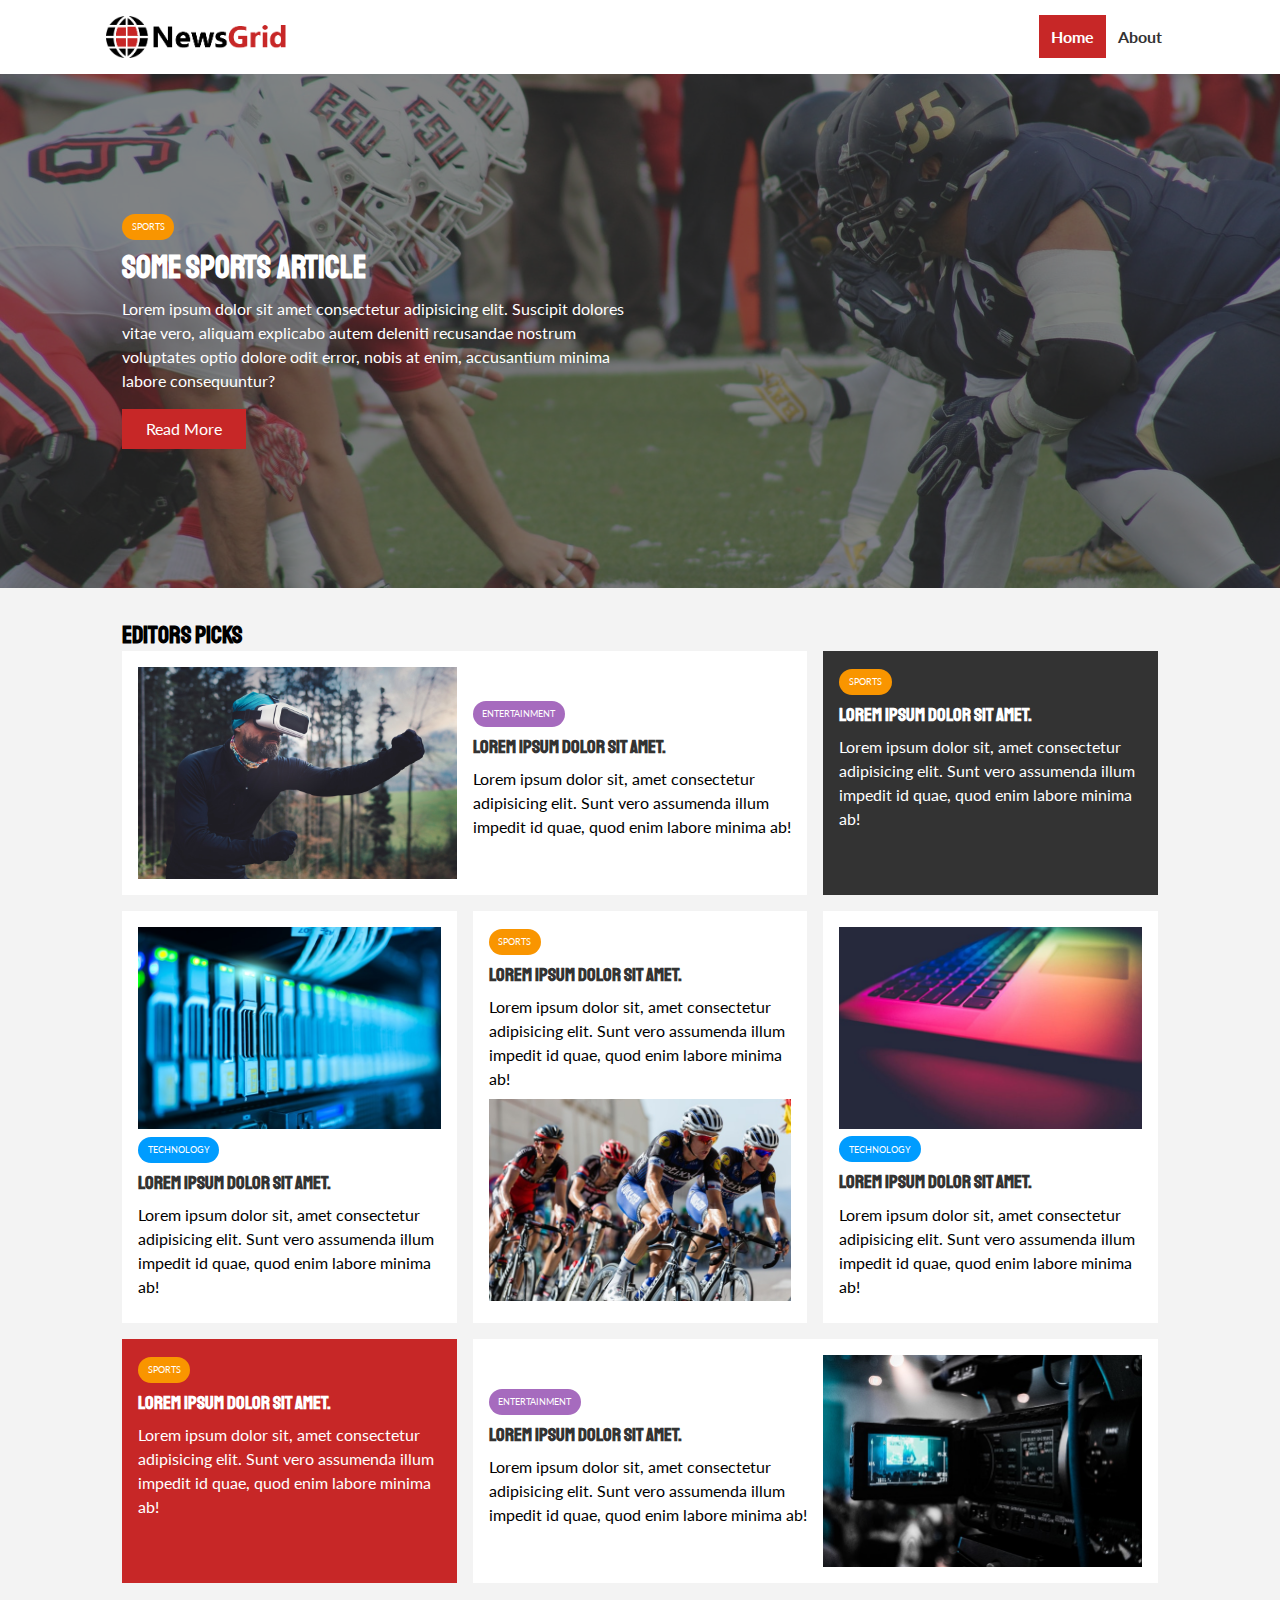
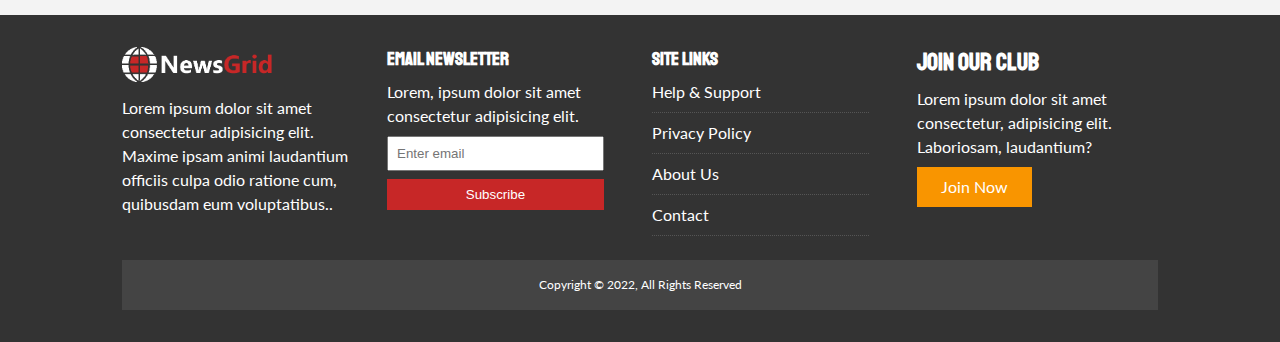
<file: index.html>
<!DOCTYPE html>
<html lang="en">
<head>
  <meta charset="UTF-8">
  <meta http-equiv="X-UA-Compatible" content="IE=edge">
  <meta name="viewport" content="width=device-width, initial-scale=1.0">
  <link rel="stylesheet" href="https://use.fontawesome.com/releases/v5.6.1/css/all.css" integrity="sha384-gfdkjb5BdAXd+lj+gudLWI+BXq4IuLW5IT+brZEZsLFm++aCMlF1V92rMkPaX4PP" crossorigin="anonymous">
  <link href="https://fonts.googleapis.com/css2?family=Lato&family=Open+Sans:wght@300;400&family=Staatliches&display=swap" rel="stylesheet">
  <link rel="stylesheet" href="css/style.css">
  <link rel="stylesheet" media="screen and (max-width: 768px)" href="css/mobile.css">
  <link rel="shortcut icon" type="image/x-icon" href="favicon.ico">
  <title>NewsGrid | Latest News</title>
  <style>

  </style>
</head>
<body>
  <nav id="main-nav">
    <div class="container">
      <img src="img/logo.png" alt="NewsGrid" class="logo">
      <div class="social">
        <a href="http://facebook.com" target="_blank"><i class="fab fa-facebook fa-2x"></i></a>
        <a href="http://twitter.com" target="_blank"><i class="fab fa-twitter fa-2x"></i></a>
        <a href="http://instagram.com" target="_blank"><i class="fab fa-instagram fa-2x"></i></a>
        <a href="http://youtube.com" target="_blank"><i class="fab fa-youtube fa-2x"></i></a>
      </div>
      <ul>
        <li><a class="current" href="index.html">Home</a></li>
        <li><a href="about.html">About</a></li>
      </ul>
    </div>
  </nav>

  <!-- Showcase -->

  <header id="showcase">
    <div class="container">
      <div class="showcase-container">
         <div class="showcase-content">
           <div class="category category-sports">Sports</div>
           <h1>Some sports article</h1>
           <p>Lorem ipsum dolor sit amet consectetur adipisicing elit. Suscipit dolores vitae vero, 
             aliquam explicabo autem deleniti recusandae nostrum voluptates optio dolore odit error, 
             nobis at enim, accusantium minima labore consequuntur?</p>
             <a href="article.html" class="btn btn-primary">Read More</a>
         </div>
      </div>
    </div>
  </header>

  <!-- Home Articles -->

  <!-- the py-2 class is made to give padding in top n bottom -->
  <section id="home-articles" class="py-2">
    <div class="container">
      <h2>Editors Picks</h2>
      <div class="articles-container">
      <!-- card is used in bootstrap -->
        <article class="card">
          <img src="img/articles/ent1.jpg" alt="">
          <div>
            <div class="category category-ent">Entertainment</div>
            <h3>
              <a href="article.html">Lorem ipsum dolor sit amet.</a>
            </h3>
            <p>Lorem ipsum dolor sit, amet consectetur adipisicing elit. Sunt vero assumenda illum impedit 
            id quae, quod enim labore minima ab!
            </p>
         </div>
       </article>
       <article class="card bg-dark">
         <div class="category category-sports">Sports</div>
           <h3>
             <a href="article.html">Lorem ipsum dolor sit amet.</a>
           </h3>
           <p>Lorem ipsum dolor sit, amet consectetur adipisicing elit. Sunt vero assumenda illum impedit 
              id quae, quod enim labore minima ab!
           </p>
       </article>
       <article class="card">
         <img src="img/articles/tech1.jpg" alt="">
        <div class="category category-tech">Technology</div>
          <h3>
            <a href="article.html">Lorem ipsum dolor sit amet.</a>
          </h3>
          <p>Lorem ipsum dolor sit, amet consectetur adipisicing elit. Sunt vero assumenda illum impedit 
             id quae, quod enim labore minima ab!
          </p>
      </article>
      <article class="card"> 
       <div class="category category-sports">Sports</div>
         <h3>
           <a href="article.html">Lorem ipsum dolor sit amet.</a>
         </h3>
         <p>Lorem ipsum dolor sit, amet consectetur adipisicing elit. Sunt vero assumenda illum impedit 
            id quae, quod enim labore minima ab!
         </p>
         <img src="img/articles/sports1.jpg" alt="">
     </article>
     <article class="card">
      <img src="img/articles/tech2.jpg" alt="">
     <div class="category category-tech">Technology</div>
       <h3>
         <a href="article.html">Lorem ipsum dolor sit amet.</a>
       </h3>
       <p>Lorem ipsum dolor sit, amet consectetur adipisicing elit. Sunt vero assumenda illum impedit 
          id quae, quod enim labore minima ab!
       </p>
   </article>
   <article class="card bg-primary">
    <div class="category category-sports">Sports</div>
      <h3>
        <a href="article.html">Lorem ipsum dolor sit amet.</a>
      </h3>
      <p>Lorem ipsum dolor sit, amet consectetur adipisicing elit. Sunt vero assumenda illum impedit 
         id quae, quod enim labore minima ab!
      </p>
  </article>
  <article class="card"> 
    <div>
      <div class="category category-ent">Entertainment</div>
      <h3>
        <a href="article.html">Lorem ipsum dolor sit amet.</a>
      </h3>
      <p>Lorem ipsum dolor sit, amet consectetur adipisicing elit. Sunt vero assumenda illum impedit 
      id quae, quod enim labore minima ab!
      </p>
   </div>
   <img src="img/articles/ent2.jpg" alt="">
 </article>
     </div>
    </div>
  </section>

<!-- Footer -->
<footer id="main-footer" class="py-2">
  <div class="container footer-container">
    <div>
      <img src="img/logo_light.png" alt="NewsGrid">
      <p>Lorem ipsum dolor sit amet consectetur adipisicing elit. Maxime ipsam animi laudantium officiis
         culpa odio ratione cum, quibusdam eum voluptatibus..</p>
    </div>
    <div>
      <h3>Email Newsletter</h3>
      <p>Lorem, ipsum dolor sit amet consectetur adipisicing elit.</p>
      <form name="contact" method="post" data-netlify="true">
        <input type="email" name="email" placeholder="Enter email">
        <input type="submit" value="Subscribe" class="btn btn-primary">
      </form>
    </div>
    <div>
      <h3>Site Links</h3>
      <ul class="list">
        <li><a href="#">Help & Support</a></li>
        <li><a href="#">Privacy Policy</a></li>
        <li><a href="#">About Us</a></li>
        <li><a href="#">Contact</a></li>
      </ul>
    </div>
    <div>
      <h2>Join Our Club</h2>
      <p>Lorem ipsum dolor sit amet consectetur, adipisicing elit. Laboriosam, laudantium?</p>
      <a href="" class="btn btn-secondary">Join Now</a>
    </div>
    <div>
      <p>Copyright &copy; 2022, All Rights Reserved</p>
    </div>
  </div>
</footer>

</body>
</html>
</file>
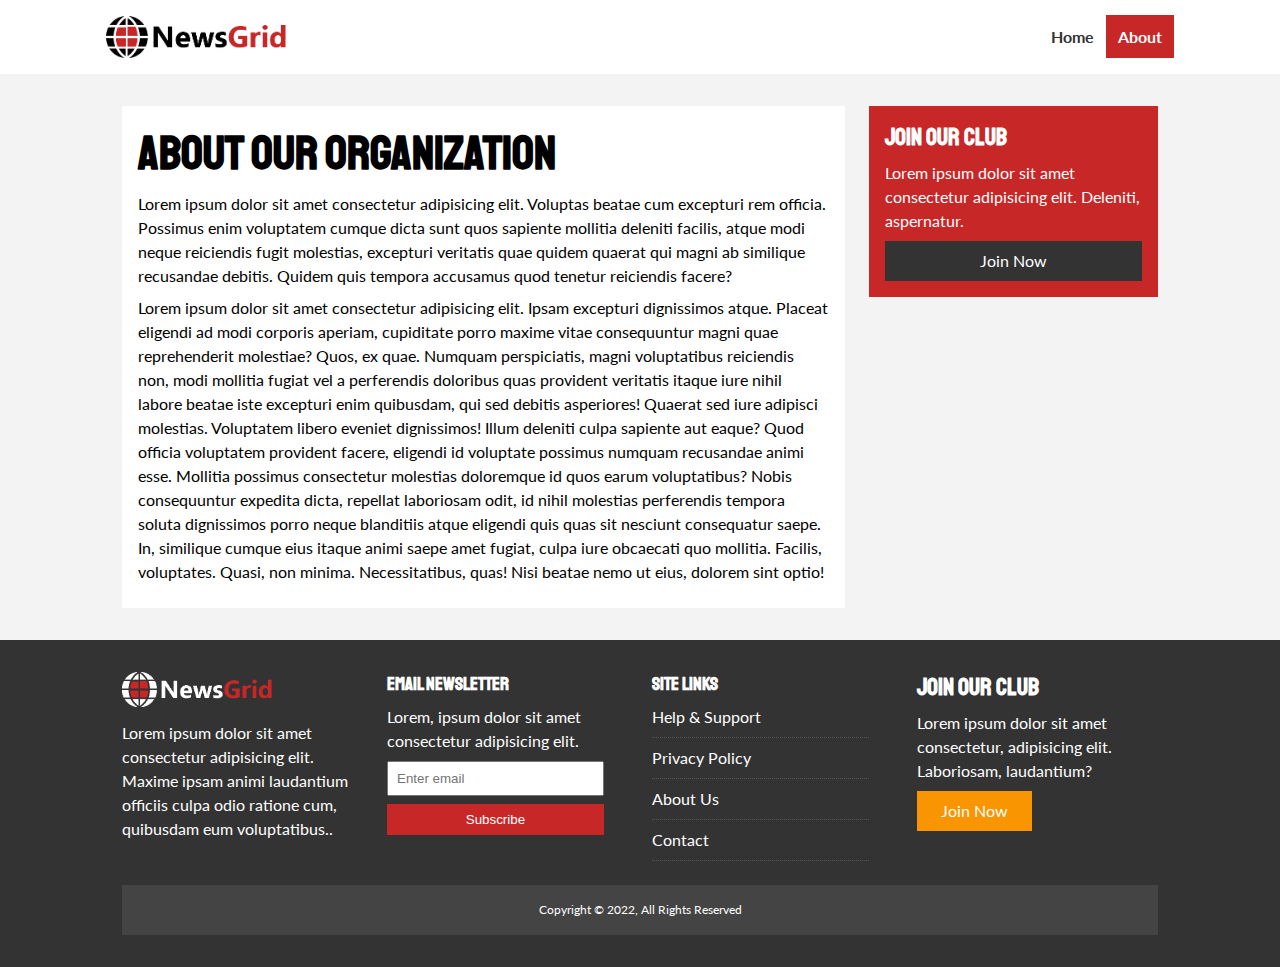
<file: about.html>
<!DOCTYPE html>
<html lang="en">
<head>
  <meta charset="UTF-8">
  <meta http-equiv="X-UA-Compatible" content="IE=edge">
  <meta name="viewport" content="width=device-width, initial-scale=1.0">
  <link rel="stylesheet" href="https://use.fontawesome.com/releases/v5.6.1/css/all.css" integrity="sha384-gfdkjb5BdAXd+lj+gudLWI+BXq4IuLW5IT+brZEZsLFm++aCMlF1V92rMkPaX4PP" crossorigin="anonymous">
  <link href="https://fonts.googleapis.com/css2?family=Lato&family=Open+Sans:wght@300;400&family=Staatliches&display=swap" rel="stylesheet">
  <link rel="stylesheet" href="css/style.css">
  <link rel="stylesheet" media="screen and (max-width: 768px)" href="css/mobile.css">
  <link rel="shortcut icon" type="image/x-icon" href="favicon.ico">
  <title>NewsGrid | About</title>
  <style>

  </style>
</head>
<body>
  <nav id="main-nav">
    <div class="container">
      <img src="img/logo.png" alt="NewsGrid" class="logo">
      <div class="social">
        <a href="http://facebook.com" target="_blank"><i class="fab fa-facebook fa-2x"></i></a>
        <a href="http://twitter.com" target="_blank"><i class="fab fa-twitter fa-2x"></i></a>
        <a href="http://instagram.com" target="_blank"><i class="fab fa-instagram fa-2x"></i></a>
        <a href="http://youtube.com" target="_blank"><i class="fab fa-youtube fa-2x"></i></a>
      </div>
      <ul>
        <li><a href="index.html">Home</a></li>
        <li><a class="current" href="about.html">About</a></li>
      </ul>
    </div>
  </nav>

  <section id="about">
    <div class="container">
      <div class="page-container">
        <article class="card">
          <h1 class="l-heading">About Our Organization</h1>
          <p>Lorem ipsum dolor sit amet consectetur adipisicing elit. Voluptas beatae cum excepturi rem 
            officia. Possimus enim voluptatem cumque dicta sunt quos sapiente mollitia deleniti facilis, 
            atque modi neque reiciendis fugit molestias, excepturi veritatis quae quidem quaerat qui magni 
            ab similique recusandae debitis. Quidem quis tempora accusamus quod tenetur reiciendis facere?</p>
            <p>Lorem ipsum dolor sit amet consectetur adipisicing elit. Ipsam excepturi dignissimos atque. 
              Placeat eligendi ad modi corporis aperiam, cupiditate porro maxime vitae consequuntur magni 
              quae reprehenderit molestiae? Quos, ex quae. Numquam perspiciatis, magni voluptatibus 
              reiciendis non, modi mollitia fugiat vel a perferendis doloribus quas provident veritatis 
              itaque iure nihil labore beatae iste excepturi enim quibusdam, qui sed debitis asperiores! 
              Quaerat sed iure adipisci molestias. Voluptatem libero eveniet dignissimos! Illum deleniti 
              culpa sapiente aut eaque? Quod officia voluptatem provident facere, eligendi id voluptate 
              possimus numquam recusandae animi esse. Mollitia possimus consectetur molestias doloremque 
              id quos earum voluptatibus? Nobis consequuntur expedita dicta, repellat laboriosam odit, id
               nihil molestias perferendis tempora soluta dignissimos porro neque blanditiis atque 
               eligendi quis quas sit nesciunt consequatur saepe. In, similique cumque eius itaque animi 
               saepe amet fugiat, culpa iure obcaecati quo mollitia. Facilis, voluptates. 
               Quasi, non minima. Necessitatibus, quas! Nisi beatae nemo ut eius, dolorem sint optio!</p>
        </article>
        <aside class="card bg-primary">
          <h2>Join Our Club</h2>
          <p>Lorem ipsum dolor sit amet consectetur adipisicing elit. Deleniti, aspernatur.</p>
          <a href="#" class="btn btn-dark btn-block">Join Now</a>
        </aside> 
      </div>
    </div>
  </section>

<!-- Footer -->
<footer id="main-footer" class="py-2">
  <div class="container footer-container">
    <div>
      <img src="img/logo_light.png" alt="NewsGrid">
      <p>Lorem ipsum dolor sit amet consectetur adipisicing elit. Maxime ipsam animi laudantium officiis
         culpa odio ratione cum, quibusdam eum voluptatibus..</p>
    </div>
    <div>
      <h3>Email Newsletter</h3>
      <p>Lorem, ipsum dolor sit amet consectetur adipisicing elit.</p>
      <form name="contact" method="post" data-netlify="true">
        <input type="email" name="email" placeholder="Enter email">
        <input type="submit" value="Subscribe" class="btn btn-primary">
      </form>
    </div>
    <div>
      <h3>Site Links</h3>
      <ul class="list">
        <li><a href="#">Help & Support</a></li>
        <li><a href="#">Privacy Policy</a></li>
        <li><a href="#">About Us</a></li>
        <li><a href="#">Contact</a></li>
      </ul>
    </div>
    <div>
      <h2>Join Our Club</h2>
      <p>Lorem ipsum dolor sit amet consectetur, adipisicing elit. Laboriosam, laudantium?</p>
      <a href="" class="btn btn-secondary">Join Now</a>
    </div>
    <div>
      <p>Copyright &copy; 2022, All Rights Reserved</p>
    </div>
  </div>
</footer>

</body>
</html>
</file>
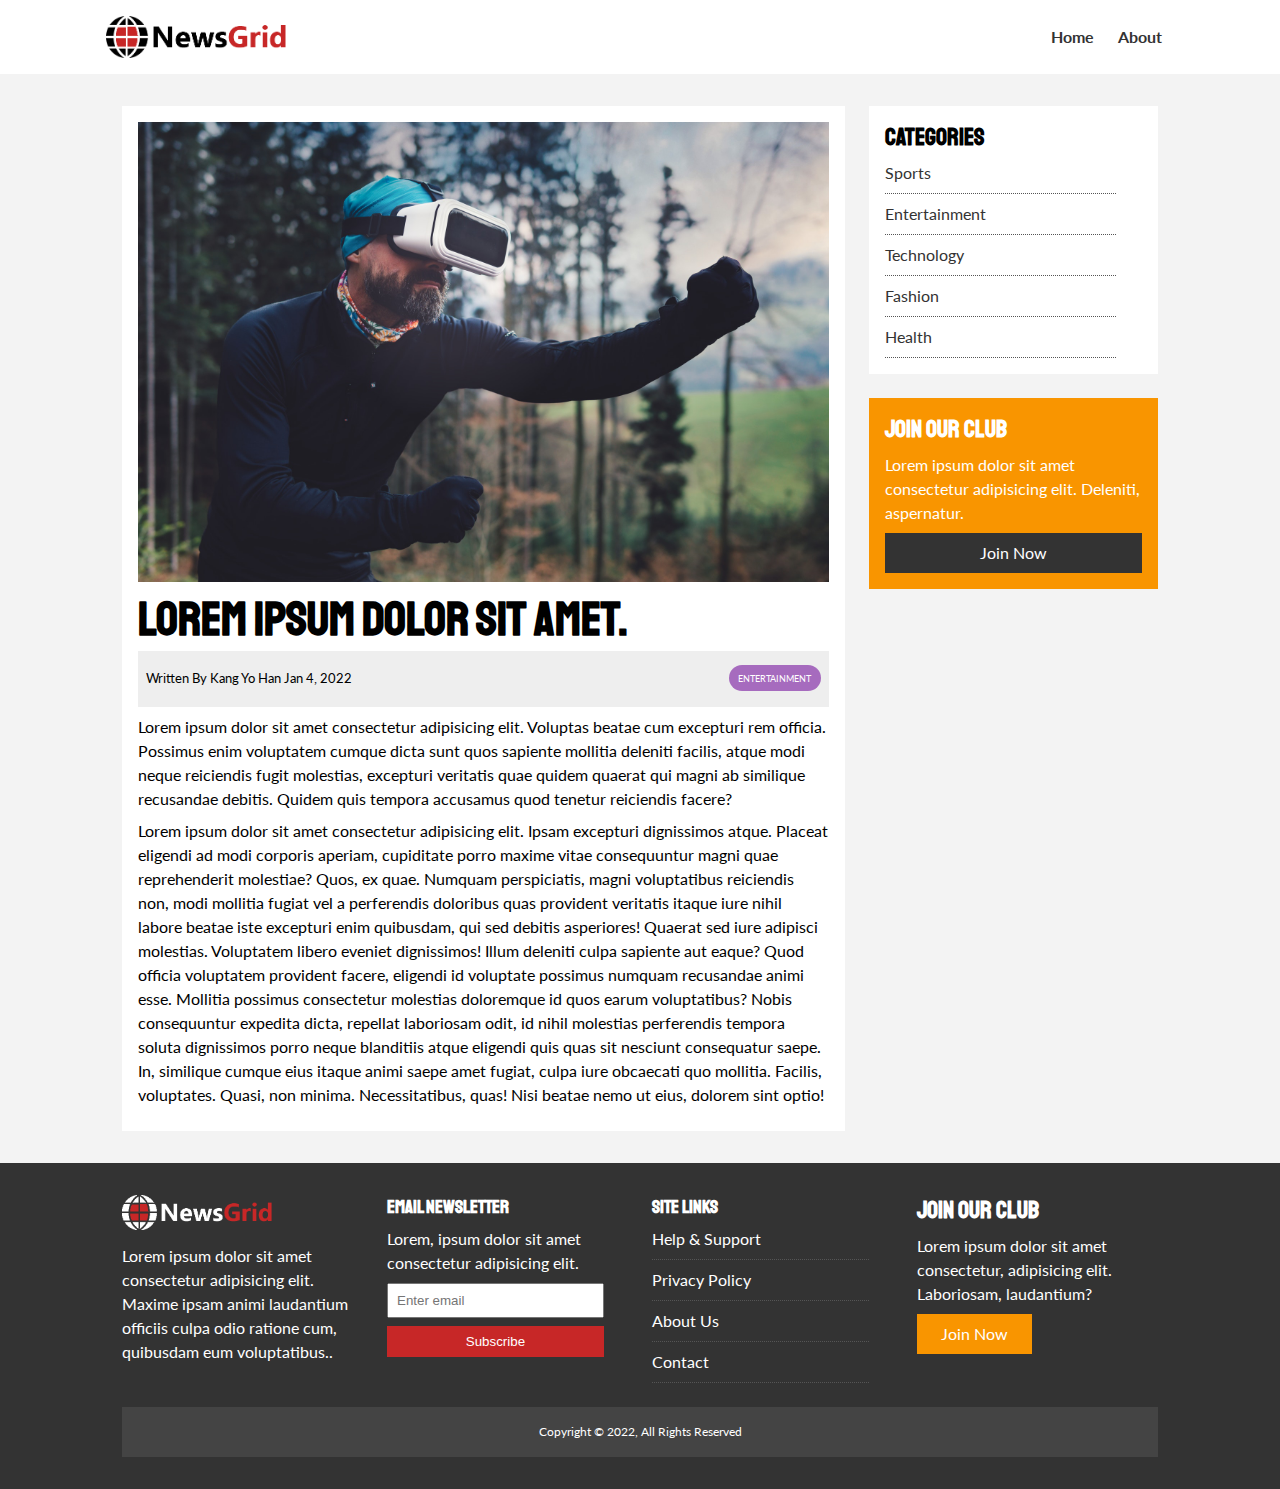
<file: article.html>
<!DOCTYPE html>
<html lang="en">
<head>
  <meta charset="UTF-8">
  <meta http-equiv="X-UA-Compatible" content="IE=edge">
  <meta name="viewport" content="width=device-width, initial-scale=1.0">
  <link rel="stylesheet" href="https://use.fontawesome.com/releases/v5.6.1/css/all.css" integrity="sha384-gfdkjb5BdAXd+lj+gudLWI+BXq4IuLW5IT+brZEZsLFm++aCMlF1V92rMkPaX4PP" crossorigin="anonymous">
  <link href="https://fonts.googleapis.com/css2?family=Lato&family=Open+Sans:wght@300;400&family=Staatliches&display=swap" rel="stylesheet">
  <link rel="stylesheet" href="css/style.css">
  <link rel="stylesheet" media="screen and (max-width: 768px)" href="css/mobile.css">
  <link rel="shortcut icon" type="image/x-icon" href="favicon.ico">
  <title>NewsGrid | Article</title>
  <style>

  </style>
</head>
<body>
  <nav id="main-nav">
    <div class="container">
      <img src="img/logo.png" alt="NewsGrid" class="logo">
      <div class="social">
        <a href="http://facebook.com" target="_blank"><i class="fab fa-facebook fa-2x"></i></a>
        <a href="http://twitter.com" target="_blank"><i class="fab fa-twitter fa-2x"></i></a>
        <a href="http://instagram.com" target="_blank"><i class="fab fa-instagram fa-2x"></i></a>
        <a href="http://youtube.com" target="_blank"><i class="fab fa-youtube fa-2x"></i></a>
      </div>
      <ul>
        <li><a href="index.html">Home</a></li>
        <li><a href="about.html">About</a></li>
      </ul>
    </div>
  </nav>

  <section id="article">
    <div class="container">
      <div class="page-container">
        <article class="card">
          <img src="img/articles/ent1.jpg" alt="">
          <h1 class="l-heading">Lorem ipsum dolor sit amet.</h1>
          <div class="meta">
            <small>
              <i class="fas fa-user"></i >Written By Kang Yo Han Jan 4, 2022
            </small>
            <div class="category category-ent">Entertainment</div>
          </div>
          <p>Lorem ipsum dolor sit amet consectetur adipisicing elit. Voluptas beatae cum excepturi rem 
            officia. Possimus enim voluptatem cumque dicta sunt quos sapiente mollitia deleniti facilis, 
            atque modi neque reiciendis fugit molestias, excepturi veritatis quae quidem quaerat qui magni 
            ab similique recusandae debitis. Quidem quis tempora accusamus quod tenetur reiciendis facere?</p>
            <p>Lorem ipsum dolor sit amet consectetur adipisicing elit. Ipsam excepturi dignissimos atque. 
              Placeat eligendi ad modi corporis aperiam, cupiditate porro maxime vitae consequuntur magni 
              quae reprehenderit molestiae? Quos, ex quae. Numquam perspiciatis, magni voluptatibus 
              reiciendis non, modi mollitia fugiat vel a perferendis doloribus quas provident veritatis 
              itaque iure nihil labore beatae iste excepturi enim quibusdam, qui sed debitis asperiores! 
              Quaerat sed iure adipisci molestias. Voluptatem libero eveniet dignissimos! Illum deleniti 
              culpa sapiente aut eaque? Quod officia voluptatem provident facere, eligendi id voluptate 
              possimus numquam recusandae animi esse. Mollitia possimus consectetur molestias doloremque 
              id quos earum voluptatibus? Nobis consequuntur expedita dicta, repellat laboriosam odit, id
               nihil molestias perferendis tempora soluta dignissimos porro neque blanditiis atque 
               eligendi quis quas sit nesciunt consequatur saepe. In, similique cumque eius itaque animi 
               saepe amet fugiat, culpa iure obcaecati quo mollitia. Facilis, voluptates. 
               Quasi, non minima. Necessitatibus, quas! Nisi beatae nemo ut eius, dolorem sint optio!</p>
        </article>

        <aside id="categories" class="card">
          <h2>Categories</h2>
          <ul class="list">
            <li><a href="#"><i class="fas fa-chevron-right"></i> Sports</a></li>
            <li><a href="#"><i class="fas fa-chevron-right"></i> Entertainment</a></li>
            <li><a href="#"><i class="fas fa-chevron-right"></i> Technology</a></li>
            <li><a href="#"><i class="fas fa-chevron-right"></i> Fashion</a></li>
            <li><a href="#"><i class="fas fa-chevron-right"></i> Health</a></li>
          </ul>
        </aside>

        <aside class="card bg-secondary">
          <h2>Join Our Club</h2>
          <p>Lorem ipsum dolor sit amet consectetur adipisicing elit. Deleniti, aspernatur.</p>
          <a href="#" class="btn btn-dark btn-block">Join Now</a>
        </aside> 
      </div>
    </div>
  </section>

<!-- Footer -->
<footer id="main-footer" class="py-2">
  <div class="container footer-container">
    <div>
      <img src="img/logo_light.png" alt="NewsGrid">
      <p>Lorem ipsum dolor sit amet consectetur adipisicing elit. Maxime ipsam animi laudantium officiis
         culpa odio ratione cum, quibusdam eum voluptatibus..</p>
    </div>
    <div>
      <h3>Email Newsletter</h3>
      <p>Lorem, ipsum dolor sit amet consectetur adipisicing elit.</p>
      <form name="contact" method="post" data-netlify="true">
        <input type="email" name="email" placeholder="Enter email">
        <input type="submit" value="Subscribe" class="btn btn-primary">
      </form>
    </div>
    <div>
      <h3>Site Links</h3>
      <ul class="list">
        <li><a href="#">Help & Support</a></li>
        <li><a href="#">Privacy Policy</a></li>
        <li><a href="#">About Us</a></li>
        <li><a href="#">Contact</a></li>
      </ul>
    </div>
    <div>
      <h2>Join Our Club</h2>
      <p>Lorem ipsum dolor sit amet consectetur, adipisicing elit. Laboriosam, laudantium?</p>
      <a href="" class="btn btn-secondary">Join Now</a>
    </div>
    <div>
      <p>Copyright &copy; 2022, All Rights Reserved</p>
    </div>
  </div>
</footer>

</body>
</html>
</file>
<file: css/style.css>
:root {
  --primary-color: #c72727;
  --secondary-color: #f99500;
  --light-color: #f3f3f3;
  --dark-color: #333;
  --max-width: 1100px;
}

.category {
  --sports-color: #f99500;
  /* entertainment color */
  --ent-color: #a66bbe; 
  --tech-color: #009cff;
}

* {
  margin: 0;
  padding: 0;
  box-sizing: border-box;
}

body {
  font-family: 'Lato', sans-serif;
  line-height: 1.5;
  background: var(--light-color);
}

a {
  color: #333;
  text-decoration: none
}

ul {
  list-style: none;
}

p {
  margin: 0.5rem 0;
}

img {
  width: 100%;
}

h1, h2, h3, h4, h5, h6 {
  font-family: 'Staatliches', cursive;
  border-bottom: 0.55rem;
  line-height: 1.3;
}

/* Utility */
.container {
  max-width: var(--max-width);
  margin: auto;
  padding: 0 2rem;
  overflow: hidden;
}

.category {
  display: inline-block;
  color: #fff;
  font-size: 0.55rem;
  text-transform: uppercase;
  padding: 0.4rem 0.6rem;
  border-radius: 15px;
  margin-bottom: 0.5rem;
}

.category-sports { background: var(--sports-color); }
.category-ent { background: var(--ent-color); }
.category-tech { background: var(--tech-color); }

.btn {
  display: inline-block;
  border: none;
  background: var(--dark-color);
  color: #fff;
  padding: 0.5rem 1.5rem;
}

.btn-light { background: var(--light-color); }
.btn-primary { background: var(--primary-color); }
.btn-secondary { background: var(--secondary-color); }

.btn-block {
  display: block;
  width: 100%;
  text-align: center;
}

.btn:hover {
  opacity: 0.9;
}

.card {
  background: white;
  padding: 1rem;
}

.bg-dark {
  background: var(--dark-color);
  color: #fff;
}

.bg-primary {
  background: var(--primary-color);
  color: #fff;
}

.bg-secondary {
  background: var(--secondary-color);
  color: #fff;
}

.py-1 { padding: 1.5rem 0; }
.py-2 { padding: 2rem 0; }
.py-3 { padding: 3rem 0; }
.p-1 { padding: 1.5rem; }
.p-2 { padding: 2rem; }
.p-3 { padding: 3rem; }

.l-heading {
  font-size: 3rem;
}

.list li a:hover {
  color: var(--primary-color) !important;
}

.list li {
  padding: 0.5rem 0;
  border-bottom: #555 dotted 1px;
  width: 90%;
}

/* Inner page grid container ( About) */
.page-container {
  display: grid;
  grid-template-columns: 5fr 2fr;
  margin: 2rem 0;
  grid-gap: 1.5rem;
}

.page-container > *:first-child {
  grid-row: 1/ span 3;
}

/* to make article headings & links visible */
.bg-dark h1,
.bg-dark h2,
.bg-dark h3,
.bg-dark a,
.bg-primary h1,
.bg-primary h2,
.bg-primary h3,
.bg-primary a,
.bg-secondary h1,
.bg-secondary h2,
.bg-secondary h3,
.bg-secondary a {
  color: #fff;
}


/* Navigation */
#main-nav {
  background: white;
  position: sticky;
  top: 0;
  z-index: 2;
}

#main-nav .container {
  display: grid;
  grid-template-columns: 6fr 3fr 2fr;
  padding: 1rem;
  align-items: center;
}

#main-nav .logo {
  width: 180px;
}

#main-nav ul {
  justify-self: end;
  display: flex;
}

#main-nav ul li a {
  padding: 0.75rem;
  font-weight: bold;
}

#main-nav ul li a.current {
  background: var(--primary-color);
  color: #fff;
}

#main-nav ul li a:hover {
  background: var(--light-color);
  color: var(--dark-color);
}

#main-nav .social {
  justify-self: center;
}

#main-nav .social i {
  color:  #777;
  margin-right: 0.5rem;
}

/* Showcase */
#showcase {
  color: #fff;
  background: #333;
  padding: 2rem;
  /* when using 'before' pseudo-selector position must be set as "relative" */
  position: relative;
}

#showcase:before {
  content: '';
  background: url('../img/featured.jpg') no-repeat center center/cover;
  position: absolute;
  top: 0;
  left: 0;
  width: 100%;
  height: 100%;
  opacity: 0.4;
}

#showcase .showcase-container {
  display: grid;
  grid-template-columns: repeat(2, 1fr);
  align-items: center;
  justify-content: center;
  height: 50vh;
}

/* we can see image through the text, to solve this problem we use 'z-index' */
#showcase .showcase-content {
  z-index: 1;
}

#showcase .showcase-content p {
  margin-bottom: 1rem;
}

/* Home Articles */
#home-articles .articles-container {
  display: grid;
  grid-template-columns: repeat(3, 1fr);
  grid-gap: 1rem;
}

#home-articles .articles-container > *:first-child,
#home-articles .articles-container > *:last-child {
display: grid;
grid-template-columns: repeat(2, 1fr);
grid-gap: 1rem;
align-items: center;
/* so till no we converted the 1st article into grid but we need to span it across now */
grid-column: 1 / span 2;
}

#home-articles .articles-container > *:last-child {
  grid-column: 2 / span 2;
}

/* Article page styling */
#article .meta {
display: flex;
justify-content: space-between;
align-items: center;
background: #eee;
padding: 0.5rem;
}

#article .meta .category {
  margin-top: 0.4rem;
}

/* Footer */
#main-footer {
  background: var(--dark-color);
  color: #fff;
}

#main-footer img {
  width: 150px;
}

#main-footer a {
  color: white;
}

#main-footer .footer-container {
  display: grid;
  grid-template-columns: repeat(4, 1fr);
  grid-gap: 1.5rem;
}

#main-footer .footer-container > *:last-child {
  background: #444;
  grid-column: 1 / span 4;
  text-align: center;
  padding: 0.5rem;
  font-size: 0.75rem;
}

#main-footer .footer-container input[type='email'] {
  width: 90%;
  padding: 0.5rem;
  margin-bottom: 0.5rem;
}

#main-footer .footer-container input[type='submit'] {
  width: 90%;
}
</file>
<file: css/mobile.css>
/* Navigation */
#main-nav .social {
  display: none;
}

#main-nav .container {
  grid-template-columns: 1fr;
  grid-gap: 1.2rem;
}

#main-nav ul, #main-nav .logo {
  justify-self: center;
}

#main-nav ul li a {
  padding: 0.50rem;
}

#home-articles .articles-container {
  grid-template-columns: repeat(2, 1fr);
}

#home-articles .articles-container > *:first-child,
#home-articles .articles-container > *:last-child {
  grid-template-columns: 1fr;
  grid-column: 1;
}

@media(max-width: 600px) {
  /* Stack Grid Items */
  #showcase .showcase-container,
  #home-articles .articles-container,
  #main-footer .footer-container {
    grid-template-columns: 1fr;
  }

  #main-footer .footer-container > *:last-child {
    grid-column: 1;
  }
}

#main-footer .footer-container > *:nth-child(1),
#main-footer .footer-container > *:nth-child(2) {
  border-bottom: #444 dotted 1px;
  padding-bottom: 1rem;
}

.page-container {
  grid-template-columns: 1fr;
  text-align: center;
}

.page-container > *:first-child {
  grid-row: 1;
}

.l-heading {
  font-size: 2rem;
}
</file>
